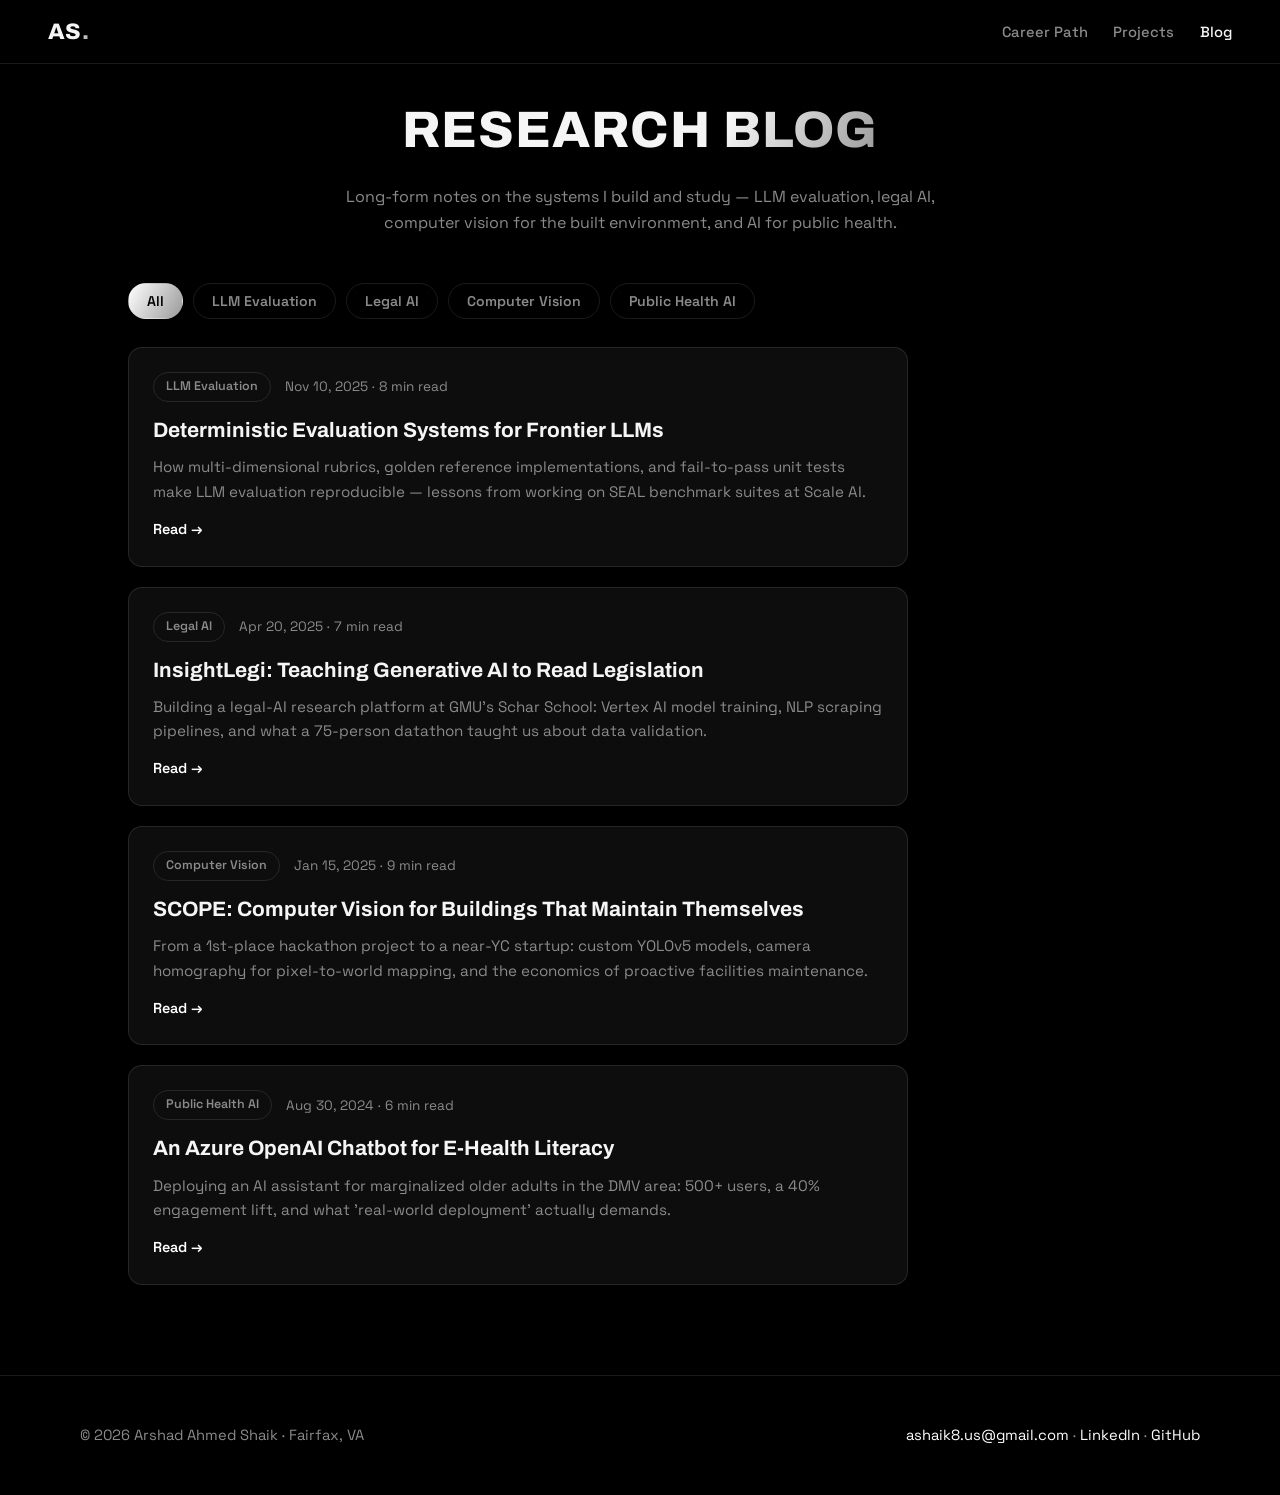
<file: blog/index.html>
<!DOCTYPE html>
<html lang="en">
<head>
  <meta charset="UTF-8" />
  <meta name="viewport" content="width=device-width, initial-scale=1.0" />
  <title>Research Blog — Arshad Ahmed Shaik</title>
  <meta name="description" content="Research notes and papers by Arshad Ahmed Shaik: LLM evaluation, legal AI, computer vision for smart buildings, and e-health." />
  <link rel="preconnect" href="https://fonts.googleapis.com" />
  <link rel="preconnect" href="https://fonts.gstatic.com" crossorigin />
  <link href="https://fonts.googleapis.com/css2?family=Archivo:wght@400;600;700;900&family=Space+Grotesk:wght@300;400;500;600&display=swap" rel="stylesheet" />
  <link rel="stylesheet" href="../css/main.css" />
  <link rel="stylesheet" href="../css/sections.css" />
  <link rel="stylesheet" href="../css/blog.css" />
  <link rel="stylesheet" href="../css/responsive.css" />
</head>
<body>
  <nav class="nav" id="nav">
    <a href="../index.html" class="nav__logo">AS<span class="accent">.</span></a>
    <ul class="nav__links">
      <li><a href="../index.html#path">Career Path</a></li>
      <li><a href="../index.html#projects">Projects</a></li>
      <li><a href="index.html" class="is-current">Blog</a></li>
    </ul>
  </nav>

  <main>
    <section class="section">
      <h2 class="section__title">Research <span class="accent">Blog</span></h2>
      <p class="section__lead">
        Long-form notes on the systems I build and study — LLM evaluation, legal AI,
        computer vision for the built environment, and AI for public health.
      </p>
      <div class="blog-filter filter" id="blog-filter"></div>
      <div class="blog-list" id="blog-list"></div>
    </section>

    <!-- Single-post reading view, hidden until a post is opened -->
    <section class="section blog-reader" id="blog-reader" hidden>
      <button class="btn btn--ghost" id="blog-back">← All posts</button>
      <article class="blog-reader__article" id="blog-article"></article>
    </section>
  </main>

  <footer class="footer">
    <div class="footer__inner" id="footer-content"></div>
  </footer>

  <script type="module" src="../js/blog.js"></script>
</body>
</html>
</file>
<file: css/main.css>
/* ===== Design tokens ===== */
:root {
  --bg: #000000;
  --bg-soft: #050505;
  --bg-card: #0d0d0d;
  --text: #f5f5f5;
  --text-dim: #8a8a8a;
  --accent: #ffffff;
  --accent-2: #9a9a9a;
  --accent-glow: rgba(255, 255, 255, 0.18);
  --border: rgba(255, 255, 255, 0.1);
  --radius: 14px;
  --font: "Space Grotesk", "Inter", -apple-system, BlinkMacSystemFont, "Segoe UI", sans-serif;
  --font-display: "Archivo", "Space Grotesk", -apple-system, sans-serif;
  --nav-h: 64px;
  --max-w: 1120px;
}

* {
  margin: 0;
  padding: 0;
  box-sizing: border-box;
}

html {
  scroll-behavior: smooth;
  scroll-padding-top: calc(var(--nav-h) + 12px);
}

body {
  font-family: var(--font);
  background: var(--bg);
  color: var(--text);
  line-height: 1.6;
  overflow-x: hidden;
}

.accent {
  background: linear-gradient(120deg, var(--accent), var(--accent-2));
  -webkit-background-clip: text;
  background-clip: text;
  color: transparent;
}

a {
  color: var(--accent);
  text-decoration: none;
}

img {
  max-width: 100%;
  display: block;
}

/* ===== Nav ===== */
.nav {
  position: fixed;
  inset: 0 0 auto 0;
  height: var(--nav-h);
  display: flex;
  align-items: center;
  justify-content: space-between;
  padding: 0 clamp(16px, 4vw, 48px);
  background: rgba(0, 0, 0, 0.72);
  backdrop-filter: blur(14px);
  -webkit-backdrop-filter: blur(14px);
  border-bottom: 1px solid var(--border);
  z-index: 100;
}

.nav__logo {
  font-size: 1.4rem;
  font-weight: 800;
  color: var(--text);
  letter-spacing: 0.02em;
}

.nav__links {
  display: flex;
  gap: clamp(12px, 2vw, 28px);
  list-style: none;
}

.nav__links a {
  color: var(--text-dim);
  font-size: 0.92rem;
  font-weight: 500;
  transition: color 0.2s;
}

.nav__links a:hover {
  color: var(--text);
}

.nav__toggle {
  display: none;
  flex-direction: column;
  gap: 5px;
  background: none;
  border: none;
  cursor: pointer;
  padding: 8px;
}

.nav__toggle span {
  width: 22px;
  height: 2px;
  background: var(--text);
  border-radius: 2px;
  transition: transform 0.25s, opacity 0.25s;
}

/* ===== Sections ===== */
.section {
  max-width: var(--max-w);
  margin: 0 auto;
  padding: clamp(64px, 10vh, 120px) clamp(16px, 4vw, 48px);
}

.section--dark {
  max-width: none;
  background: var(--bg-soft);
}

.section--dark > * {
  max-width: var(--max-w);
  margin-left: auto;
  margin-right: auto;
}

h1, h2, h3, h4,
.nav__logo {
  font-family: var(--font-display);
}

/* Keyboard focus (ui-ux-pro-max checklist: visible focus, no removed rings) */
:focus-visible {
  outline: 2px solid var(--accent);
  outline-offset: 3px;
  border-radius: 4px;
}

.section__title {
  font-size: clamp(2rem, 5vw, 3.2rem);
  font-weight: 800;
  margin-bottom: 12px;
  letter-spacing: 0.02em;
  text-transform: uppercase;
  text-align: center;
}

.section__lead {
  color: var(--text-dim);
  max-width: 640px;
  margin: 0 auto 48px;
  font-size: 1rem;
  text-align: center;
}

/* ===== Buttons ===== */
.btn {
  display: inline-block;
  padding: 12px 26px;
  border-radius: 999px;
  font-weight: 600;
  font-size: 0.95rem;
  transition: transform 0.2s, box-shadow 0.2s, background 0.2s;
}

.btn--primary {
  background: #ffffff;
  color: #000000;
  box-shadow: 0 8px 30px var(--accent-glow);
}

.btn--primary:hover {
  transform: translateY(-2px);
  box-shadow: 0 12px 40px rgba(255, 255, 255, 0.3);
}

.btn--ghost {
  border: 1px solid var(--border);
  color: var(--text);
}

.btn--ghost:hover {
  background: rgba(255, 255, 255, 0.06);
}

/* ===== Reveal-on-scroll ===== */
.reveal {
  opacity: 0;
  transform: translateY(28px);
  transition: opacity 0.6s ease, transform 0.6s ease;
}

.reveal.is-visible {
  opacity: 1;
  transform: none;
}

/* ===== Footer ===== */
.footer {
  border-top: 1px solid var(--border);
  padding: 48px clamp(16px, 4vw, 48px);
}

.footer__inner {
  max-width: var(--max-w);
  margin: 0 auto;
  display: flex;
  flex-wrap: wrap;
  gap: 24px;
  justify-content: space-between;
  color: var(--text-dim);
  font-size: 0.92rem;
}
</file>
<file: css/sections.css>
/* ===== Cards ===== */
.cards {
  display: grid;
  gap: 20px;
}

.cards--grid {
  grid-template-columns: repeat(auto-fill, minmax(300px, 1fr));
}

.card {
  background: var(--bg-card);
  border: 1px solid var(--border);
  border-radius: var(--radius);
  padding: 24px;
  transition: transform 0.25s, border-color 0.25s, box-shadow 0.25s;
}

.card:hover {
  transform: translateY(-4px);
  border-color: rgba(108, 140, 255, 0.4);
  box-shadow: 0 16px 40px rgba(0, 0, 0, 0.35);
}

.card h3 {
  font-size: 1.15rem;
  margin-bottom: 4px;
}

.card .card__meta {
  color: var(--accent);
  font-size: 0.85rem;
  font-weight: 600;
  margin-bottom: 12px;
}

.card p {
  color: var(--text-dim);
  font-size: 0.95rem;
}

.card ul {
  list-style: none;
  margin-top: 12px;
}

.card ul li {
  color: var(--text-dim);
  font-size: 0.92rem;
  padding-left: 18px;
  position: relative;
  margin-bottom: 8px;
}

.card ul li::before {
  content: "▹";
  position: absolute;
  left: 0;
  color: var(--accent);
}

.card--placeholder {
  border-style: dashed;
  opacity: 0.75;
}

/* Award ribbon on hackathon cards */
.card__award {
  display: inline-block;
  background: linear-gradient(120deg, var(--accent), var(--accent-2));
  color: #000;
  font-size: 0.78rem;
  font-weight: 700;
  padding: 4px 12px;
  border-radius: 999px;
  margin-bottom: 12px;
}

.card__impact {
  margin-top: 14px;
  padding: 12px 14px;
  background: rgba(108, 140, 255, 0.08);
  border-left: 3px solid var(--accent);
  border-radius: 0 8px 8px 0;
  font-size: 0.9rem;
  color: var(--text);
}

/* ===== Tech chips ===== */
.chips {
  display: flex;
  flex-wrap: wrap;
  gap: 8px;
  margin-top: 14px;
}

.chip {
  font-size: 0.78rem;
  font-weight: 600;
  color: var(--text-dim);
  border: 1px solid var(--border);
  padding: 4px 12px;
  border-radius: 999px;
}

/* ===== Experience timeline ===== */
.timeline {
  position: relative;
  padding-left: 28px;
}

.timeline::before {
  content: "";
  position: absolute;
  left: 8px;
  top: 6px;
  bottom: 6px;
  width: 2px;
  background: linear-gradient(var(--accent), var(--accent-2));
  opacity: 0.4;
}

.timeline .card {
  position: relative;
  margin-bottom: 24px;
}

.timeline .card::before {
  content: "";
  position: absolute;
  left: -26px;
  top: 30px;
  width: 12px;
  height: 12px;
  border-radius: 50%;
  background: var(--accent);
  box-shadow: 0 0 12px var(--accent-glow);
}

.timeline .card__complexity {
  display: inline-block;
  font-size: 0.8rem;
  font-weight: 700;
  color: var(--accent-2);
  margin-bottom: 10px;
  letter-spacing: 0.04em;
  text-transform: uppercase;
}

/* ===== Research numbers ===== */
.numbers {
  display: flex;
  gap: 28px;
  flex-wrap: wrap;
  margin-top: 16px;
}

.numbers div strong {
  display: block;
  font-size: 1.6rem;
  font-weight: 800;
  background: linear-gradient(120deg, var(--accent), var(--accent-2));
  -webkit-background-clip: text;
  background-clip: text;
  color: transparent;
}

.numbers div span {
  color: var(--text-dim);
  font-size: 0.85rem;
}

/* ===== Startup section ===== */
.startup {
  display: grid;
  gap: 24px;
}

.startup__tagline {
  font-size: clamp(1.2rem, 3vw, 1.7rem);
  font-weight: 700;
  font-style: italic;
  color: var(--text);
}

.startup p {
  color: var(--text-dim);
  max-width: 720px;
}

/* ===== Project filter ===== */
.filter {
  display: flex;
  flex-wrap: wrap;
  gap: 10px;
  margin-bottom: 28px;
}

.filter button {
  background: none;
  border: 1px solid var(--border);
  color: var(--text-dim);
  font-family: var(--font);
  font-size: 0.88rem;
  font-weight: 600;
  padding: 8px 18px;
  border-radius: 999px;
  cursor: pointer;
  transition: all 0.2s;
}

.filter button:hover {
  color: var(--text);
  border-color: rgba(108, 140, 255, 0.5);
}

.filter button.is-active {
  background: linear-gradient(120deg, var(--accent), var(--accent-2));
  border-color: transparent;
  color: #000;
}
</file>
<file: css/blog.css>
/* ===== Blog listing ===== */
.blog-list {
  display: grid;
  gap: 20px;
  max-width: 780px;
}

.blog-card {
  cursor: pointer;
}

.blog-card__meta {
  display: flex;
  align-items: center;
  gap: 14px;
  color: var(--text-dim);
  font-size: 0.85rem;
  margin-bottom: 12px;
}

.blog-card h3 {
  font-size: 1.3rem;
  margin-bottom: 8px;
}

.blog-card__more {
  display: inline-block;
  margin-top: 14px;
  color: var(--accent);
  font-weight: 600;
  font-size: 0.9rem;
}

.nav__links .is-current {
  color: var(--text);
}

/* ===== Reader ===== */
.blog-reader__article {
  max-width: 720px;
  margin-top: 32px;
}

.blog-reader__article h1 {
  font-size: clamp(1.8rem, 4vw, 2.4rem);
  line-height: 1.2;
  letter-spacing: -0.02em;
  margin: 10px 0 24px;
}

.blog-reader__article h3 {
  margin: 28px 0 10px;
  font-size: 1.2rem;
}

.blog-reader__article p {
  color: var(--text-dim);
  margin-bottom: 16px;
  font-size: 1.02rem;
}

.blog-reader__article strong {
  color: var(--text);
}

.blog-reader__article em {
  color: var(--text);
}
</file>
<file: css/responsive.css>
/* ===== Tablet and below ===== */
@media (max-width: 900px) {
  .cards--grid {
    grid-template-columns: repeat(auto-fill, minmax(260px, 1fr));
  }

  /* Soften the hero gradient so the 3D scene shows through on smaller screens */
  .hero::after {
    background: linear-gradient(
      180deg,
      rgba(0, 0, 0, 0.5) 0%,
      rgba(0, 0, 0, 0.82) 70%
    );
  }
}

/* ===== Mobile ===== */
@media (max-width: 680px) {
  /* Hamburger nav */
  .nav__toggle {
    display: flex;
  }

  .nav__links {
    position: fixed;
    top: var(--nav-h);
    right: 0;
    flex-direction: column;
    gap: 0;
    width: min(78vw, 300px);
    height: calc(100vh - var(--nav-h));
    background: rgba(0, 0, 0, 0.96);
    backdrop-filter: blur(18px);
    -webkit-backdrop-filter: blur(18px);
    border-left: 1px solid var(--border);
    padding: 24px;
    transform: translateX(100%);
    transition: transform 0.3s ease;
  }

  .nav__links.is-open {
    transform: translateX(0);
  }

  .nav__links a {
    display: block;
    padding: 14px 4px;
    font-size: 1.05rem;
    border-bottom: 1px solid var(--border);
  }

  .nav__toggle.is-open span:nth-child(1) {
    transform: translateY(7px) rotate(45deg);
  }

  .nav__toggle.is-open span:nth-child(2) {
    opacity: 0;
  }

  .nav__toggle.is-open span:nth-child(3) {
    transform: translateY(-7px) rotate(-45deg);
  }

  /* Hero: stack content, keep the Spline scene and floating orbs alive */
  .hero {
    align-items: flex-end;
    padding-bottom: 72px;
  }

  .hero__content {
    pointer-events: auto;
  }

  .hero__stats {
    display: grid;
    grid-template-columns: 1fr 1fr;
    gap: 18px;
  }

  /* Floating orbs stay visible on mobile — repositioned so they frame the text
     instead of sitting behind it */
  .hero__float--1 {
    width: 90px;
    height: 90px;
    top: 12%;
    right: 6%;
  }

  .hero__float--2 {
    width: 48px;
    height: 48px;
    top: 26%;
    right: 34%;
    bottom: auto;
  }

  .hero__float--3 {
    width: 30px;
    height: 30px;
    top: 9%;
    right: 48%;
  }

  .hero__scroll {
    display: none;
  }

  /* Timeline tightens up */
  .timeline {
    padding-left: 20px;
  }

  .timeline .card::before {
    left: -18px;
  }

  /* Flowchart scrolls horizontally with a hint of the next node */
  .flowchart svg {
    min-width: 860px;
  }

  .section {
    padding-top: 56px;
    padding-bottom: 56px;
  }

  .numbers {
    gap: 18px;
  }
}

/* ===== Reduced motion ===== */
@media (prefers-reduced-motion: reduce) {
  .hero__float,
  .fc-edge,
  .hero__scroll span {
    animation: none;
  }

  .reveal {
    transition: none;
    opacity: 1;
    transform: none;
  }

  html {
    scroll-behavior: auto;
  }
}
</file>
